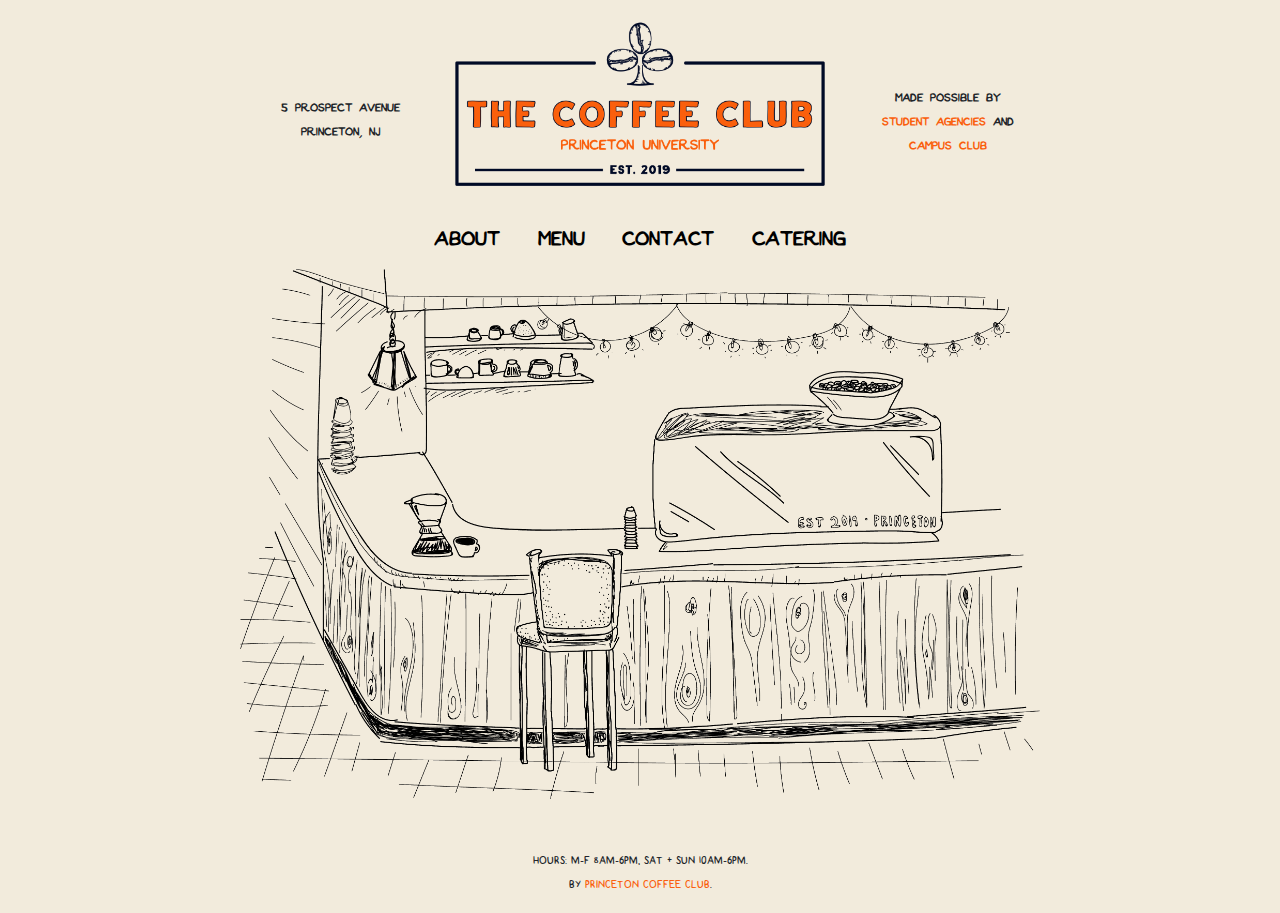
<file: index.html>
<!doctype html>
<html lang="en">
  <head>
    <meta charset="utf-8">
    <meta name="viewport" content="width=device-width, initial-scale=1, shrink-to-fit=no">
    <meta name="description" content="">
    <meta name="author" content="Princeton E-Club Web Development Team">
    <meta name="google-site-verification" content="9JirEhZSRN5ij5m1EZBr2HASdpStqvMfMckmpBu1r1E" />
    <title>Princeton Coffeehouse</title>
    <link rel="shortcut icon" type="image/x-icon" href="favicon.ico">

    <!-- Bootstrap core CSS -->
    <link href="https://stackpath.bootstrapcdn.com/bootstrap/4.3.1/css/bootstrap.min.css" rel="stylesheet" integrity="sha384-ggOyR0iXCbMQv3Xipma34MD+dH/1fQ784/j6cY/iJTQUOhcWr7x9JvoRxT2MZw1T" crossorigin="anonymous">


    <style>
      .bd-placeholder-img {
        font-size: 1.125rem;
        text-anchor: middle;
        -webkit-user-select: none;
        -moz-user-select: none;
        -ms-user-select: none;
        user-select: none;
      }
      @media (min-width: 768px) {
        .bd-placeholder-img-lg {
          font-size: 3.5rem;
        }
      }
    </style>
    <!-- Custom styles for this template -->
    <link href="./main.css" rel="stylesheet">
  </head>
  <body class="text-center">
    <div class="cover-container d-flex w-100 h-100 p-3 mx-auto flex-column">
      <header class="masthead mb-auto">
          <div class="row" id="titlebar">
            <div class="side col d-none d-sm-block" id="left-content-div">
                <p id="left-text">5 PROSPECT AVENUE PRINCETON, NJ</p>
            </div>
            <div id="title" class="col">
                <a href="./"><span class="helper"></span><img src="assets/coffeetitle.png"></a>
            </div>
            <div class="side col d-none d-sm-block" id="right-content-div">
                  <p id="right-text">MADE POSSIBLE BY <a href="https://www.studentagencies.net/" target="_blank">STUDENT AGENCIES</a> AND <a href="https://odus.princeton.edu/odus-programs/campus-club" target="_blank">CAMPUS CLUB</a></p>
            </div>

          </div>
            <div id="navlinks">
              <nav class="nav">
                <a class="nav-link" href="../about">ABOUT</a>
                <a class="nav-link" href="../menu">MENU</a>
                <a class="nav-link" href="../contact">CONTACT</a>
                <a class="nav-link" href="../catering">CATERING</a>

              </nav>
          </div>
      </header>

          <img id="background" src="assets/barbackground.png">
          <!-- small screen content -->
          <div class="mobile" id="hours-div">
            <p id="text-title">Hours:</p>
            <p id="hours"> M-F 8am-6pm</p>
            <p id="hours"> Sat. 10am-6pm</p>
            <p id="hours"> Sun. 10am-6pm</p>
          </div>
          <div class="mobile" id="location-div">
            <p id="location">Located at 5 Prospect Ave, Princeton, NJ 08540</p>
          </div>
      
      <footer>
        <div class="inner">
          <p>HOURS: M-F 8AM-6PM, SAT & SUN 10AM-6PM.<br>BY <a href="https://www.facebook.com/pucoffeeclub/">PRINCETON COFFEE CLUB</a></a>.</p>
        </div>
      </footer>
    </div>
</body>
</html>
</file>
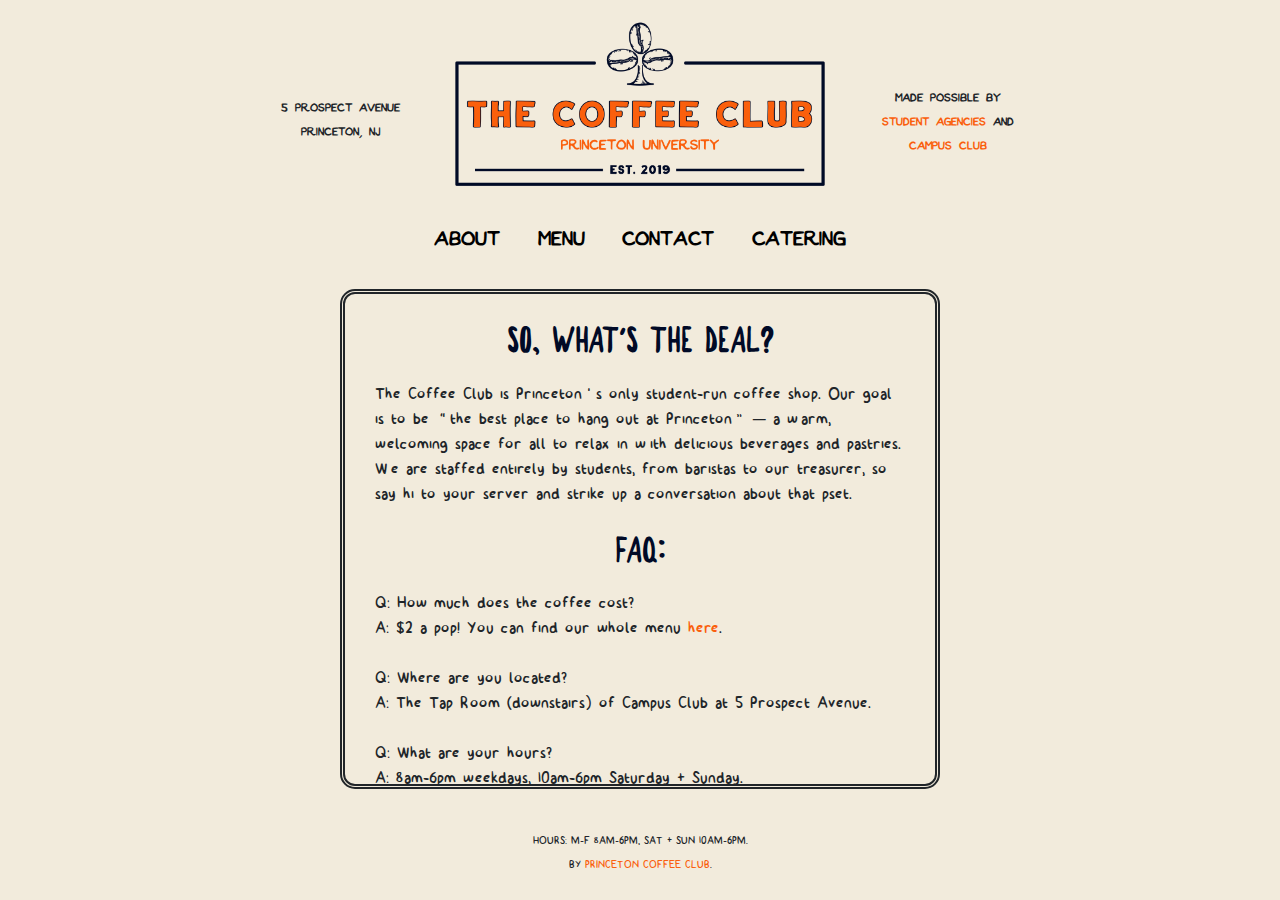
<file: about/index.html>
<!doctype html>
<html lang="en">
  <head>
    <meta charset="utf-8">
    <meta name="viewport" content="width=device-width, initial-scale=1, shrink-to-fit=no">
    <meta name="description" content="">
    <meta name="author" content="Princeton E-Club Web Development Team">
    <title>Princeton Coffeehouse</title>

    <!-- Bootstrap core CSS -->
    <link href="https://stackpath.bootstrapcdn.com/bootstrap/4.3.1/css/bootstrap.min.css" rel="stylesheet" integrity="sha384-ggOyR0iXCbMQv3Xipma34MD+dH/1fQ784/j6cY/iJTQUOhcWr7x9JvoRxT2MZw1T" crossorigin="anonymous">

    <!-- Custom styles for this template -->
    <link href="https://fonts.googleapis.com/css?family=Caveat+Brush|" rel="stylesheet">
    <link href="../main.css" rel="stylesheet">
    <link href="about.css" rel="stylesheet">
  </head>
  <body class="text-center">
    <div class="cover-container d-flex w-100 h-100 p-3 mx-auto flex-column">
        <header class="masthead mb-auto">
          <div class="row" id="titlebar">
            <div class="side col d-none d-sm-block" id="left-content-div">
                <p id="left-text">5 PROSPECT AVENUE PRINCETON, NJ</p>
            </div>
            <div id="title" class="col">
                <a href="../"><span class="helper"></span><img src="../assets/coffeetitle.png"></a>
            </div>
            <div class="side col d-none d-sm-block" id="right-content-div">
                  <p id="right-text">MADE POSSIBLE BY <a href="https://www.studentagencies.net/" target="_blank">STUDENT AGENCIES</a> AND <a href="https://odus.princeton.edu/odus-programs/campus-club" target="_blank">CAMPUS CLUB</a></p>
            </div>

          </div>
          <div id="navlinks">
              <nav class="nav">
                <a class="nav-link" href="../about">ABOUT</a>
                <a class="nav-link" href="../menu">MENU</a>
                <a class="nav-link" href="../contact">CONTACT</a>
                <a class="nav-link" href="../catering">CATERING</a>
              </nav>
          </div>
      </header>

      <main>
        <div id="blurb-div">
          <p id="blurb-title"> SO, WHAT'S THE DEAL?</p>
          <p id="blurb-text">
            The Coffee Club is Princeton’s only student-run coffee shop. Our goal is to be “the best place to hang out at Princeton” – a warm, welcoming space for all to relax in with delicious beverages and pastries. We are staffed entirely by students, from baristas to our treasurer, so say hi to your server and strike up a conversation about that pset.
          </p>
          <p id="blurb-title">FAQ:</p>
          <p id="blurb-text">
            Q: How much does the coffee cost?<br>
            A: $2 a pop! You can find our whole menu <a href="../menu" target="_blank">here</a>.<br><br>

            Q: Where are you located? <br>
            A: The Tap Room (downstairs) of Campus Club at 5 Prospect Avenue.<br><br>

            Q: What are your hours?<br>
            A: 8am-6pm weekdays, 10am-6pm Saturday & Sunday.<br><br>

            Q: What do you serve?<br>
            A: We have coffees, lattes, teas, and fresh baked pastries. Find our whole menu <a href="../menu" target="_blank">here!</a>.<br><br>

            Q: Do you have a loyalty program?<br>
            A: Yes, we have punch cards available at the counter!<br><br>

            Q: Who runs it?<br>
            A: We are staffed entirely by Princeton students - 31 of them, to be exact!<br><br>

            Q: Why do you guys exist?<br>
            A: We want to offer the Princeton community a new, welcoming, and inclusive space. Coffee shops are wonderful spots to hang out at, whether it’s to catch up with a friend, work on a pset, or meet a professor. By having a staff entirely of students, we can best represent the culture and community of Princeton.
          </p>
        </div>
      </main>

        <footer class="mastfoot mt-auto">
            <div class="inner">
              <p>HOURS: M-F 8AM-6PM, SAT & SUN 10AM-6PM.<br>BY <a href="https://www.facebook.com/pucoffeeclub/">PRINCETON COFFEE CLUB</a></a>.</p>
            </div>
        </footer>
    </div>
</body>
</html>
</file>
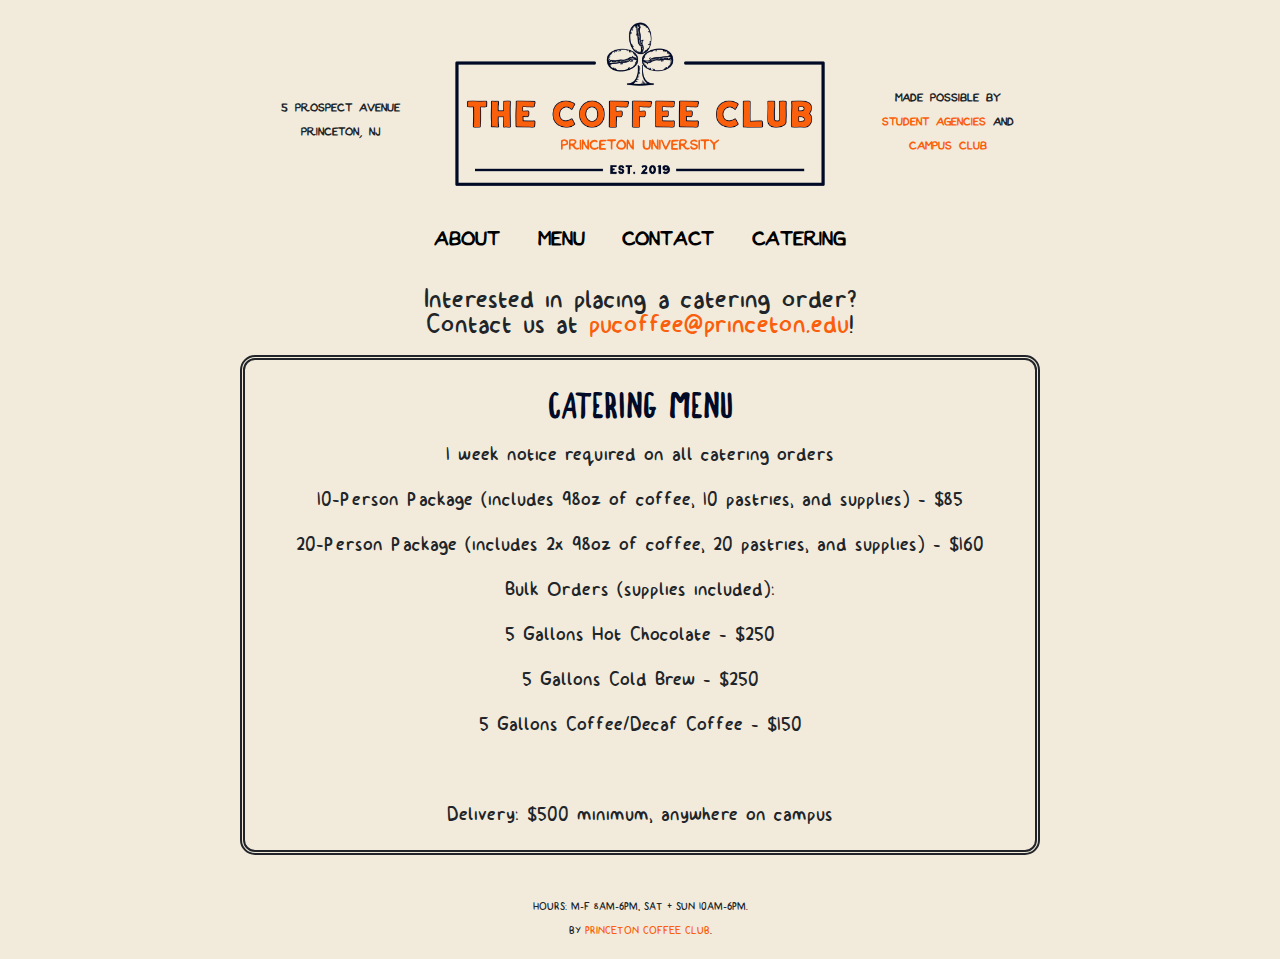
<file: catering/index.html>
<!doctype html>
<html lang="en">
  <head>
    <meta charset="utf-8">
    <meta name="viewport" content="width=device-width, initial-scale=1, shrink-to-fit=no">
    <meta name="description" content="">
    <meta name="author" content="Princeton E-Club Web Development Team">
    <title>Princeton Coffeehouse</title>

    <!-- Bootstrap core CSS -->
    <link href="https://stackpath.bootstrapcdn.com/bootstrap/4.3.1/css/bootstrap.min.css" rel="stylesheet" integrity="sha384-ggOyR0iXCbMQv3Xipma34MD+dH/1fQ784/j6cY/iJTQUOhcWr7x9JvoRxT2MZw1T" crossorigin="anonymous">


    <style>
      .bd-placeholder-img {
        font-size: 1.125rem;
        text-anchor: middle;
        -webkit-user-select: none;
        -moz-user-select: none;
        -ms-user-select: none;
        user-select: none;
      }

      @media (min-width: 768px) {
        .bd-placeholder-img-lg {
          font-size: 3.5rem;
        }
      }
    </style>
    <!-- Custom styles for this template -->
    <link href="../main.css" rel="stylesheet">
     <link href="../about/about.css" rel="stylesheet">
     <link href="../catering/catering.css" rel="stylesheet">
  </head>
  <body class="text-center">
    <div class="cover-container d-flex w-100 h-100 p-3 mx-auto flex-column">
        <header class="masthead mb-auto">
          <div class="row" id="titlebar">
            <div class="side col d-none d-sm-block" id="left-content-div">
                <p id="left-text">5 PROSPECT AVENUE PRINCETON, NJ</p>
            </div>
            <div id="title" class="col">
                <a href="../"><span class="helper"></span><img src="../assets/coffeetitle.png"></a>
            </div>
            <div class="side col d-none d-sm-block" id="right-content-div">
                  <p id="right-text">MADE POSSIBLE BY <a href="https://www.studentagencies.net/" target="_blank">STUDENT AGENCIES</a> AND <a href="https://odus.princeton.edu/odus-programs/campus-club" target="_blank">CAMPUS CLUB</a></p>
            </div>

          </div>
          <div id="navlinks">
              <nav class="nav">
                <a class="nav-link" href="../about">ABOUT</a>
                <a class="nav-link" href="../menu">MENU</a>
                <a class="nav-link" href="../contact">CONTACT</a>
                <a class="nav-link" href="../catering">CATERING</a>
              </nav>
          </div>
        </header>

        <main>
            <p id="blurb-text">
            Interested in placing a catering order? <br> Contact us at <a href="mailto:pucoffee@princeton.edu?">pucoffee@princeton.edu</a>!
            </p>
            
            
              <div id="blurb-div">
                <p id="catering-menu">
                  <span id='blurb-title'>CATERING MENU<br></span>
                  1 week notice required on all catering orders <br>
                  10-Person Package (includes 98oz of coffee, 10 pastries, and supplies) - $85 <br>
                  20-Person Package (includes 2x 98oz of coffee, 20 pastries, and supplies) - $160 <br>
                  Bulk Orders (supplies included): <br>
                  5 Gallons Hot Chocolate - $250 <br>
                  5 Gallons Cold Brew - $250 <br>
                  5 Gallons Coffee/Decaf Coffee - $150 <br>
                  <br> 
                  Delivery: $500 minimum, anywhere on campus
                </p> 
        </main>

        <footer class="mastfoot mt-auto">
            <div class="inner">
              <p>HOURS: M-F 8AM-6PM, SAT & SUN 10AM-6PM.<br>BY <a href="https://www.facebook.com/pucoffeeclub/">PRINCETON COFFEE CLUB</a></a>.</p>
            </div>
        </footer>
    </div>
</body>
</html>
</file>
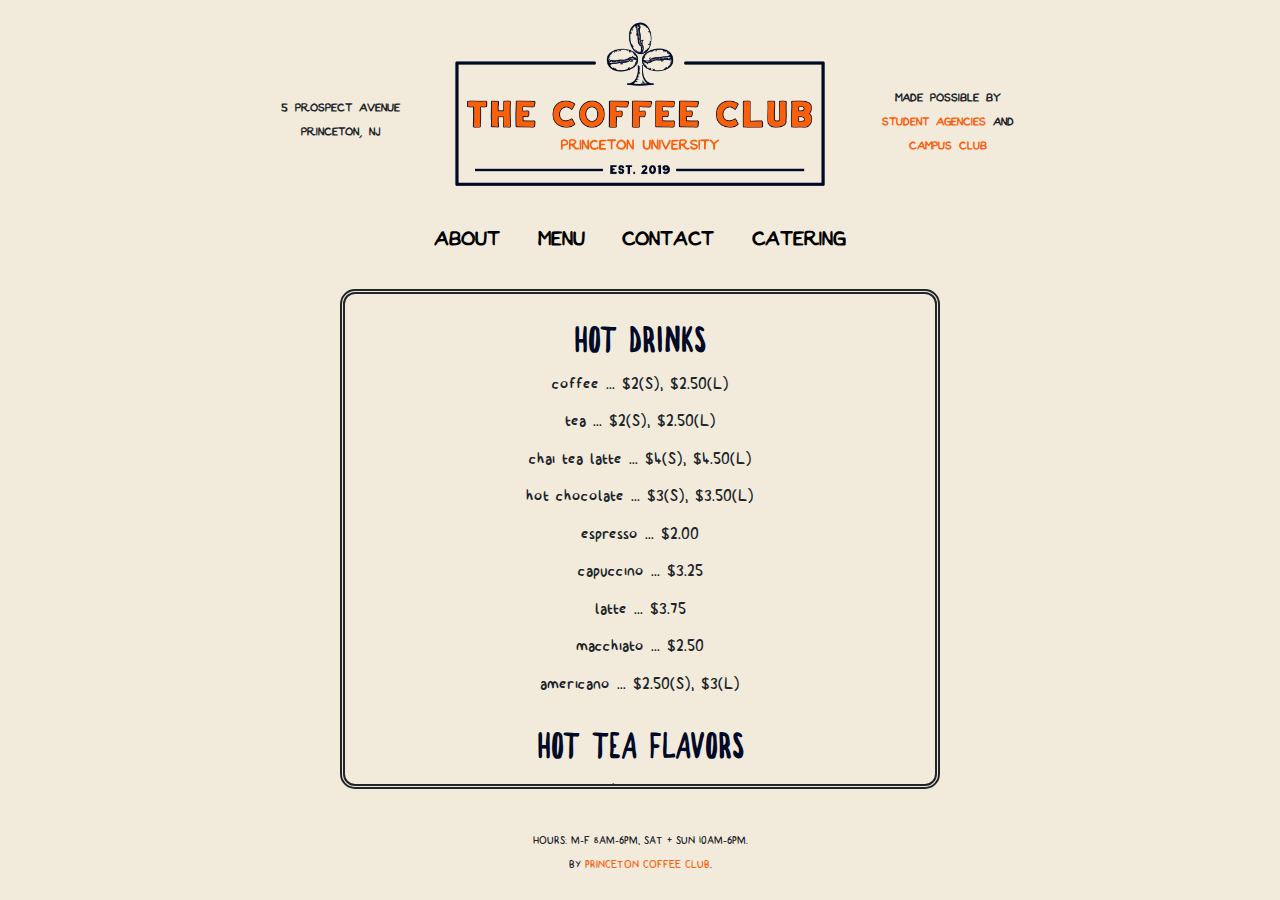
<file: menu/index.html>
<!doctype html>
<html lang="en">
  <head>
    <meta charset="utf-8">
    <meta name="viewport" content="width=device-width, initial-scale=1, shrink-to-fit=no">
    <meta name="description" content="">
    <meta name="author" content="Princeton E-Club Web Development Team">
    <title>Princeton Coffeehouse</title>

    <!-- Bootstrap core CSS -->
    <link href="https://stackpath.bootstrapcdn.com/bootstrap/4.3.1/css/bootstrap.min.css" rel="stylesheet" integrity="sha384-ggOyR0iXCbMQv3Xipma34MD+dH/1fQ784/j6cY/iJTQUOhcWr7x9JvoRxT2MZw1T" crossorigin="anonymous">

    <!-- Custom styles for this template -->
    <link href="https://fonts.googleapis.com/css?family=Caveat+Brush|" rel="stylesheet">
    <link href="../main.css" rel="stylesheet">
    <link href="../about/about.css" rel="stylesheet">
    <link href="menu.css" rel="stylesheet">
  </head>
  <body class="text-center">
    <div class="cover-container d-flex w-100 h-100 p-3 mx-auto flex-column">
        <header class="masthead mb-auto">
          <div class="row" id="titlebar">
            <div class="side col d-none d-sm-block" id="left-content-div">
                <p id="left-text">5 PROSPECT AVENUE PRINCETON, NJ</p>
            </div>
            <div id="title" class="col">
                <a href="../"><span class="helper"></span><img src="../assets/coffeetitle.png"></a>
            </div>
            <div class="side col d-none d-sm-block" id="right-content-div">
                  <p id="right-text">MADE POSSIBLE BY <a href="https://www.studentagencies.net/" target="_blank">STUDENT AGENCIES</a> AND <a href="https://odus.princeton.edu/odus-programs/campus-club" target="_blank">CAMPUS CLUB</a></p>
            </div>

          </div>
          <div id="navlinks">
              <nav class="nav">
                <a class="nav-link" href="../about">ABOUT</a>
                <a class="nav-link" href="../menu">MENU</a>
                <a class="nav-link" href="../contact">CONTACT</a>
                <a class="nav-link" href="../catering">CATERING</a>
              </nav>
          </div>
        </header>

      <main>
        <div id="blurb-div">
          <p id="menu-item">
            <span id='blurb-title'>HOT DRINKS<br></span>
            coffee ... $2(S), $2.50(L)<br>
            tea ... $2(S), $2.50(L)<br>
            chai tea latte ... $4(S), $4.50(L)<br>
            hot chocolate ... $3(S), $3.50(L)<br>
            espresso ... $2.00<br>
            capuccino ... $3.25<br>
            latte ... $3.75<br>
            macchiato ... $2.50<br>
            americano ... $2.50(S), $3(L)<br>
          </p>
          <p id="menu-item">
            <span id='blurb-title'>HOT TEA FLAVORS<br></span>
            chamomile<br>
            super fruit<br>
            chai<br>
            earl grey<br>
            english breakfast <br>
            peppermint
          </p>
          <p id="menu-item">
            <span id='blurb-title'>ICED DRINKS<br></span>
            cold brew... $3.15(S), $3.75(L)<br>
            iced latte ... $3.75(S), $4.15(L)<br>
            iced tea ... $2.25(S), $2.75(L)<br>
            iced americano ... $2.50(S), $3(L)<br>
            iced chai latte ... $4.25(S), $4.75(L)
          </p>
          <p id="menu-item">
            <span id='blurb-title'>SPECIALTY DRINKS<br></span>
            steamer ... $2(S), $2.50(L)<br>
            london fog ... $3(S), $3.50(L)<br>
            caramel apple latte ... $4.50(S), $5(L)<Br>
            s'mores latte ... $4.50(S),$5(L)<br>
            matcha latte ... $4.50(S),$5(L)
          </p>
          <p id="menu-item">
            <span id='blurb-title'>FRESH PASTRIES FROM THE GINGERED PEACH<br></span>
            plain croissant ... $3<br>
            chocolate croissant ... $3.50<br>
            banana chocolate chip muffin (V) ... $2.50<br>
            blueberry muffin ... $2.50<br>
            blueberry scone ... $3<br>            
            cinnamon chip scone ... $3<br>
            cranberry scone ... $3<br>
            cookie ... $2<br>
            brownie (V) ... $3.50<br>
            cinnamon roll ... $4
          </p>
          <p id="menu-item">
            <span id='blurb-title'>ADDITIONS & SUBSTITUTES<br></span>
            flavors (vanilla, caramel, hazelnut, mocha) ... $0.75<br>
            oat/soy milk ... $1<br>
            extra espresso shot ... $1
          </p>
          <p id="menu-item">
            <span id='blurb-title'>EXTRAS<br></span>
            reusable straw ... $3<br>
            sticker ... $3 <br>
            12oz coffee bags ... prices vary
          </p>
        </div>
      </main>

        <footer class="mastfoot mt-auto">
            <div class="inner">
              <p>HOURS: M-F 8AM-6PM, SAT & SUN 10AM-6PM.<br>BY <a href="https://www.facebook.com/pucoffeeclub/">PRINCETON COFFEE CLUB</a></a>.</p>
            </div>
        </footer>
    </div>
</body>
</html>
</file>
<file: main.css>
@font-face {
  font-family: SundayMorning;
  src: url("assets/fonts/Sunday\ Morning.otf") format("opentype");
}

@font-face {
  font-family: Billy;
  src: url("assets/fonts/billy.ttf") format("opentype");
}

@font-face {
  font-family: Parker;
  src: url("assets/fonts/parker.ttf") format("opentype");
}

@font-face {
  font-family: Westfalia;
  src: url("assets/fonts/westfalia-regular.otf") format("opentype");
}


html, body {
  margin: 0;
  height: 100%;
  font-family: Billy;
}

body {
  background-color: #f2ebdc;
}

#titlebar, #title, #left-content-div, #right-content-div {
  height: 200px;
}

#title img{
  width: 400px;
  margin-top: -20px;
}

#navlinks {
  width: 100%;
  max-width: 800px;
  margin: 0px auto;
  margin-top: -5px;
}

#logo {
  vertical-align: middle;
}

#titlebar {
  width: 100%;
  max-width: 800px;
  margin: 0px auto;
}

#left-text {
  padding-top: 80px;
  margin-right: -15px;
  font-family: Parker;
}

#right-text {
  padding-top: 70px;
  font-family: Parker;
}

a {
  color: #fa5f0c;
}

a:hover {
  color: #ad4309;
  text-decoration: none;
}

nav {
  width: 450px;
  text-align: center;
  margin: 0px auto;
}

nav a {
  color: black;
  margin: 0 auto;
  font-size: 28px;
  font-family: Parker;
}

nav a:hover {
  color: #fa5f0c;
}

.side div {
  padding: 2em;
}

main {
  position: relative;
  height: 100%;
}

#background {
  width: 800px;
  padding-bottom: 50px;
  margin: auto;
}

.helper {
    display: inline-block;
    height: 100%;
    vertical-align: middle;
}

/* mobile elements */
.mobile {
  display:none;
}

#text-title {
  font-size: 25px;
  margin-bottom: 5px;
}

#hours-div {
  padding-top: 50px;
}

#hours {
  margin: 0px;
  font-size: 20px;
}

#location {
  font-size: 20px;
}

#location-div {
  width: 230px;
  padding-top: 50px;
  padding-bottom: 70px;
  margin: 0px auto;
}

/* don't show left and righ text when screen < 750px */
@media screen and (min-width: 0px) and (max-width: 690px) {
  #left-text, #right-text { 
    display: none; 
  }  
}

/* scale size of background image when screen is narrow */
@media screen and (min-width: 0px) and (max-width: 800px) {
  #background {
    width: 85%;
    padding-bottom: 0px;
    margin: 0px auto;
    margin-bottom: 20px;
  }
  header.masthead.mb-auto {
    margin-bottom: 0px !important;
  }
}

/* mobile version */
@media screen and (min-width: 0px) and (max-width: 475px) {
  #left-text, #right-text { 
    display: none; 
  }  
  #title img{
    width: 90%;
  }
  nav {
    width: 90%;
  }
  /*.mobile {
    display: block;
  }*/
}
</file>
<file: about/about.css>
#blurb-div {
  width: 80%;
  max-width: 600px;
  margin:0px auto;
  height: 500px;
  overflow: scroll;
  border-style: double;
  border-width: 5px;
  border-radius: 15px;
  padding: 20px 30px;
}

#blurb-text {
  font-size: 25px;
  text-align: left;
  font-family: Billy;
  line-height: 25px;
}

#blurb-title {
  font-size: 35px;
  text-decoration: bold;
  text-align: center;
  font-family: Westfalia;
  color: #010A26;
}

nav {
  padding-bottom:20px;
}

footer {
  padding-top: 40px;
}
</file>
<file: catering/catering.css>
#blurb-div {
  width: 80%;
  max-width: 800px;
  margin:0px auto;
  height: 500px;
  overflow: visible;
  border-style: double;
  border-width: 5px;
  border-radius: 15px;
  padding: 20px 30px;
}


#catering-menu {
  font-size: 30px;
}

#blurb-text {
  font-size: 40px;
  text-align: center;
  font-family: Billy;
  line-height: 25px;
}

#blurb-title {
  font-size: 35px;
  text-decoration: bold;
  text-align: center;
  font-family: Westfalia;
  color: #010A26;
}

nav {
  padding-bottom:20px;
}

footer {
  padding-top: 40px;
}
</file>
<file: menu/menu.css>
#menu-item {
  text-align: center;
  font-size: 25px;
  font-family: Billy;
  min-width: 230px;
}

#blurb-div {
  min-width: 230px;
}
</file>
